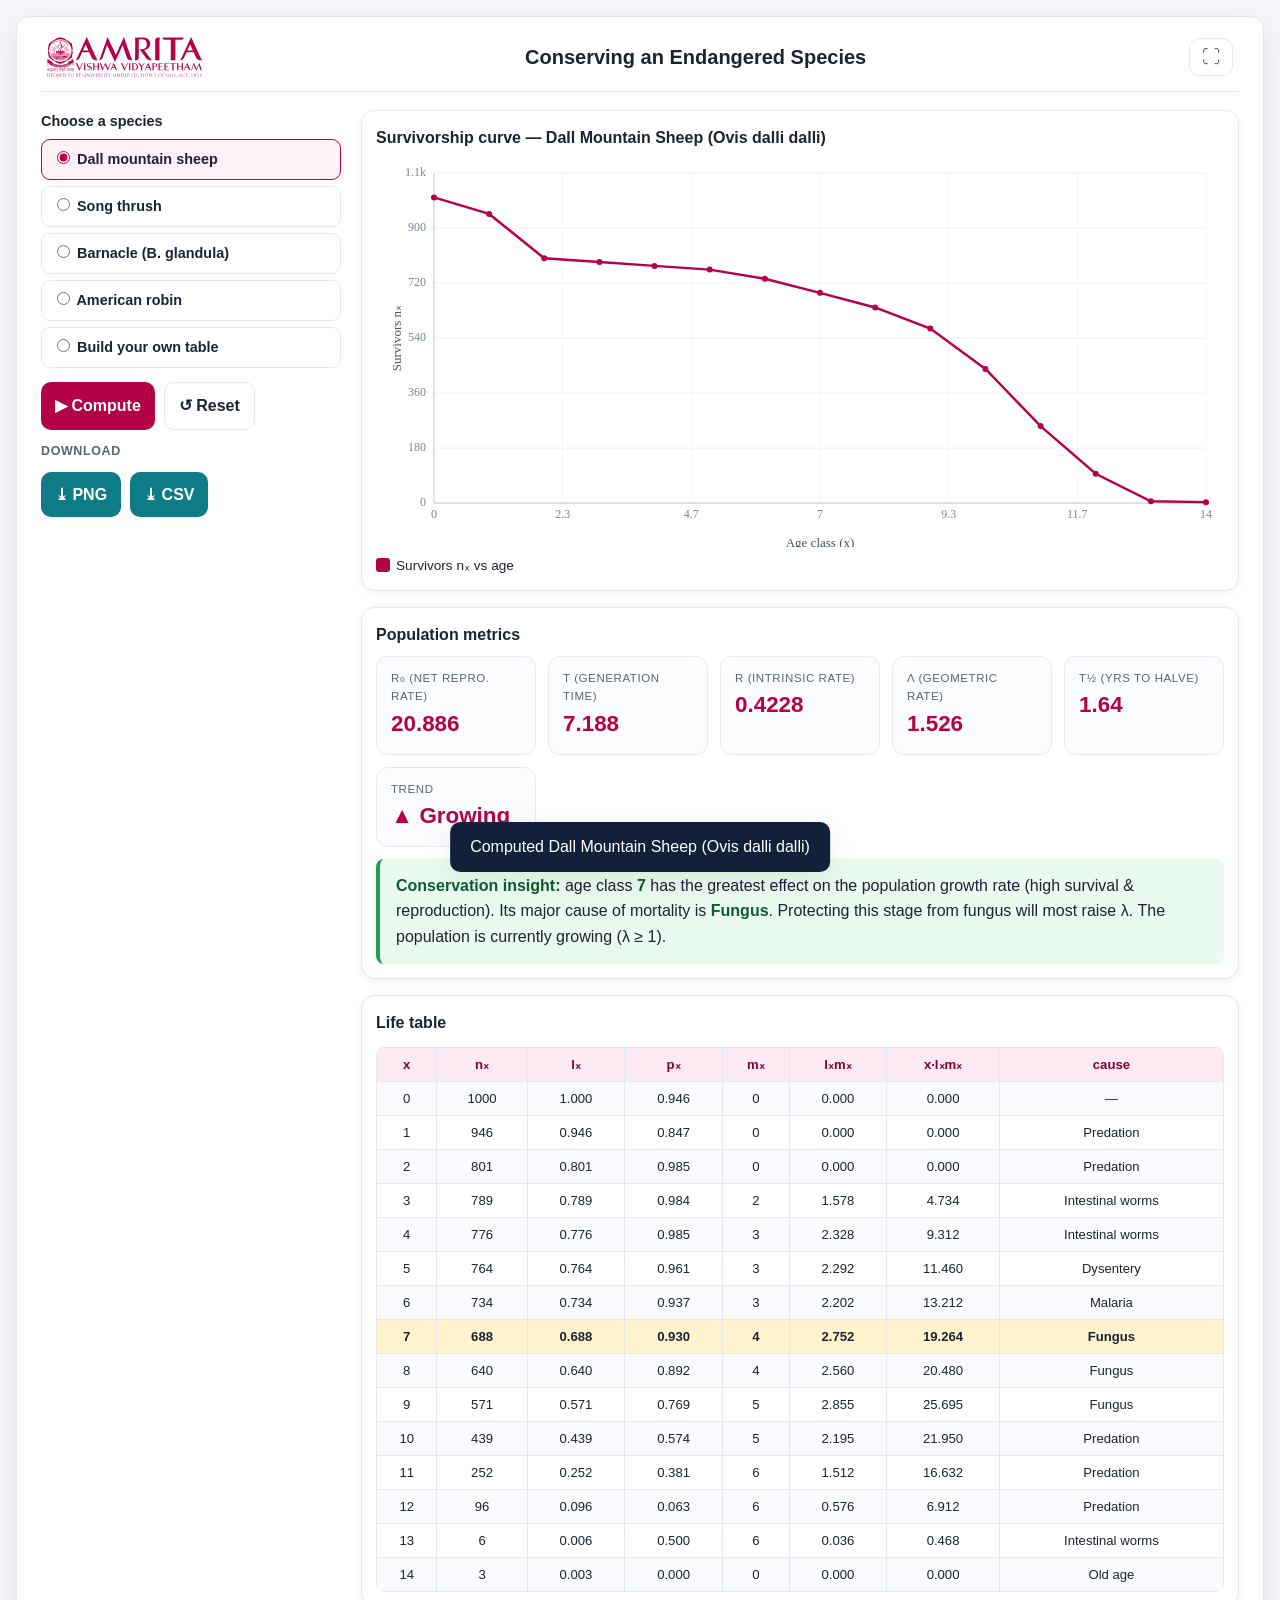
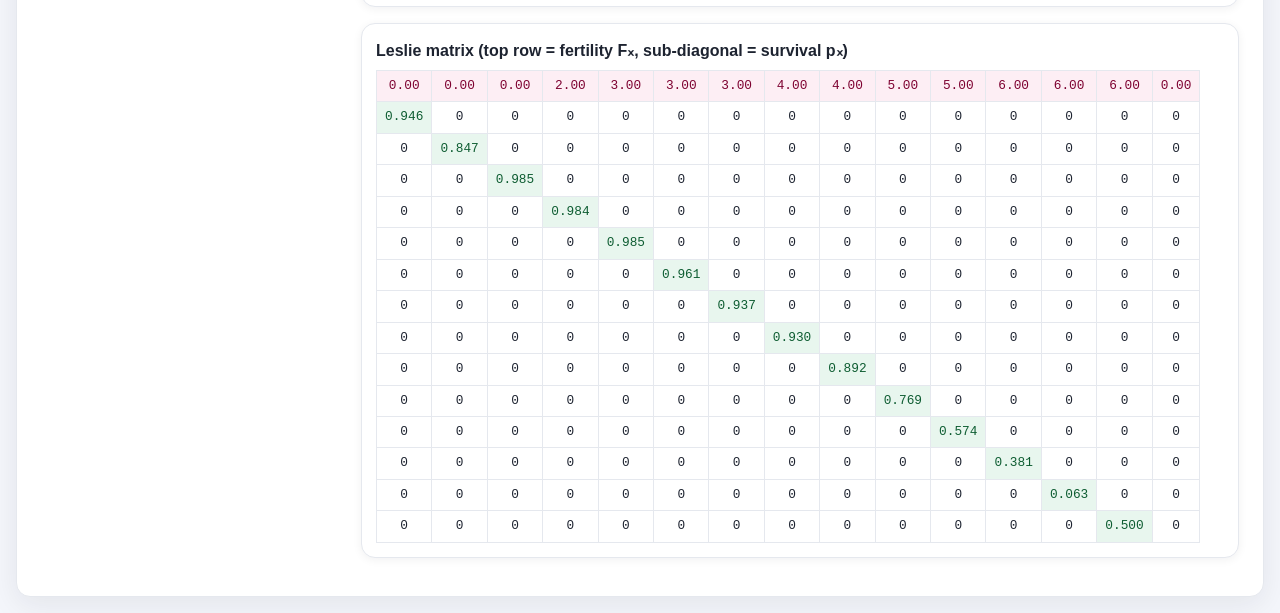
<file: simulation/index.html>
<!DOCTYPE html>
<html lang="en">
<head>
<meta charset="UTF-8">
<meta name="viewport" content="width=device-width, initial-scale=1.0, viewport-fit=cover">
<title>Conserving an Endangered Species — Simulation</title>
<link rel="stylesheet" href="./css/main.css">
</head>
<body>
<div class="card" id="simbox"><div class="simbar"><span class="simbar-logo" aria-hidden="true"><img src="images\logo.svg" alt="Amrita Vishwa Vidyapeetham"></span><h1 class="simbar-title">Conserving an Endangered Species</h1><button class="fs-btn" id="fsBtn" onclick="toggleFS()" title="Toggle full screen" aria-label="Toggle full screen">⛶</button></div>
      <div class="sim">
        <div class="controls">
          <div class="field"><label>Choose a species</label>
            <label class="spopt sel"><input type="radio" name="sp" value="dall" checked onchange="selSpecies(this)"> Dall mountain sheep</label>
            <label class="spopt"><input type="radio" name="sp" value="thrush" onchange="selSpecies(this)"> Song thrush</label>
            <label class="spopt"><input type="radio" name="sp" value="glandula" onchange="selSpecies(this)"> Barnacle (B. glandula)</label>
            <label class="spopt"><input type="radio" name="sp" value="robin" onchange="selSpecies(this)"> American robin</label>
            <label class="spopt"><input type="radio" name="sp" value="user" onchange="selSpecies(this)"> Build your own table</label>
          </div>
          <div id="userEditor" style="display:none">
            <label style="font-weight:600;font-size:.85rem">Custom life table</label>
            <div class="tbl-scroll"><table class="data" id="userTable"><thead><tr><th>x</th><th>nₓ</th><th>mₓ</th><th>cause</th><th></th></tr></thead><tbody></tbody></table></div>
            <div class="btnrow"><button class="btn btn-ghost btn-sm" onclick="addRow()">＋ Row</button></div>
          </div>
          <div class="btnrow">
            <button class="btn btn-primary" onclick="compute()">▶ Compute</button>
            <button class="btn btn-ghost" onclick="resetSim()">↺ Reset</button>
          </div>
          <div class="dl-label">Download</div>
<div class="btnrow">
            <button class="btn btn-accent" onclick="downloadPNG()">⤓ PNG</button>
            <button class="btn btn-accent" onclick="downloadCSV()">⤓ CSV</button>
          </div>
        </div>

        <div>
          <div class="plotwrap">
            <div class="plot-title" id="spTitle">Survivorship curve</div>
            <canvas class="chart" id="chart" width="720" height="360"></canvas>
            <div class="legend" id="legend"></div>
          </div>
          <div class="plotwrap">
            <div class="plot-title">Population metrics</div>
            <div class="metrics" id="metrics"></div>
            <div class="insight" id="insight" style="display:none"></div>
          </div>
          <div class="plotwrap">
            <div class="plot-title">Life table</div>
            <div class="tbl-scroll" id="lifeTable"></div>
          </div>
          <div class="plotwrap">
            <div class="plot-title">Leslie matrix (top row = fertility Fₓ, sub-diagonal = survival pₓ)</div>
            <div class="matrix" id="leslie"></div>
          </div>
        </div>
      </div>
    </div>
<div class="toast" id="toast"></div>
<script src="./js/main.js"></script>
<script src="../assets/js/iframeResize.js"></script>
        
        </body>
</html>
</file>
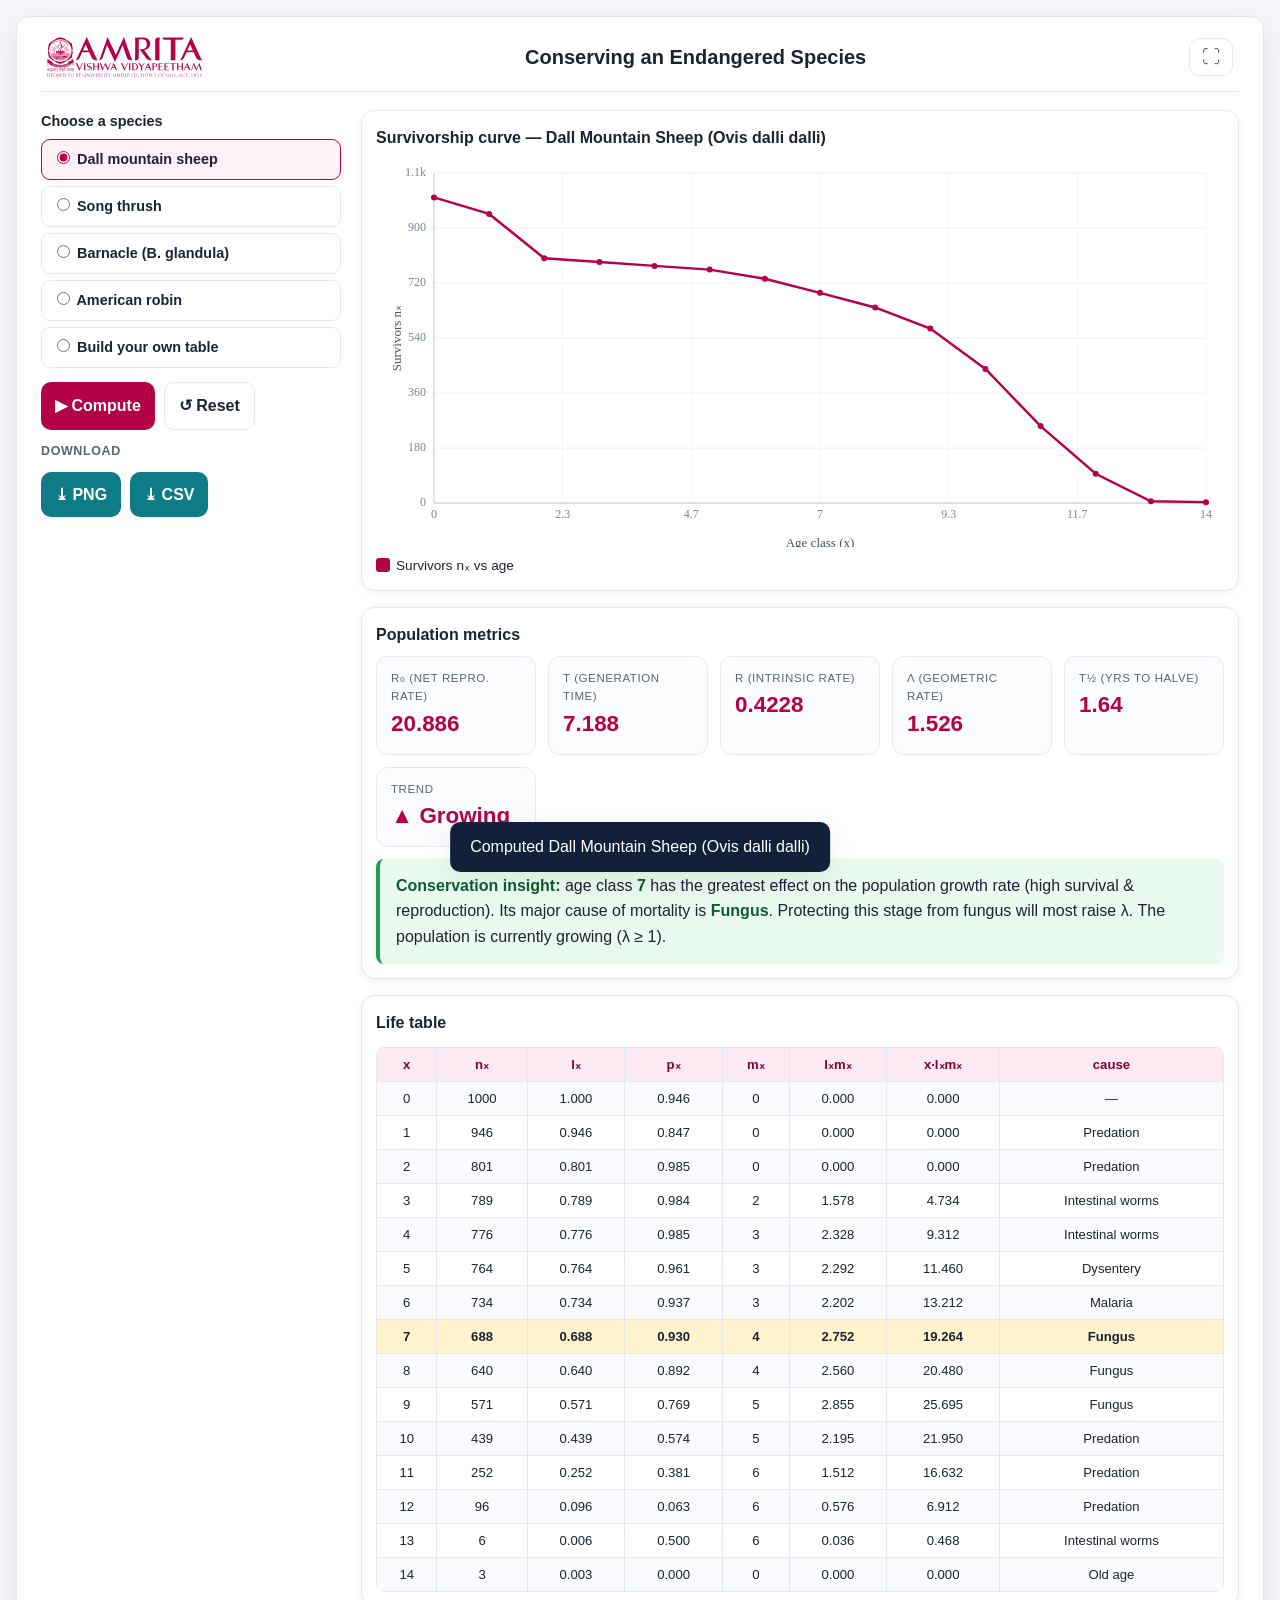
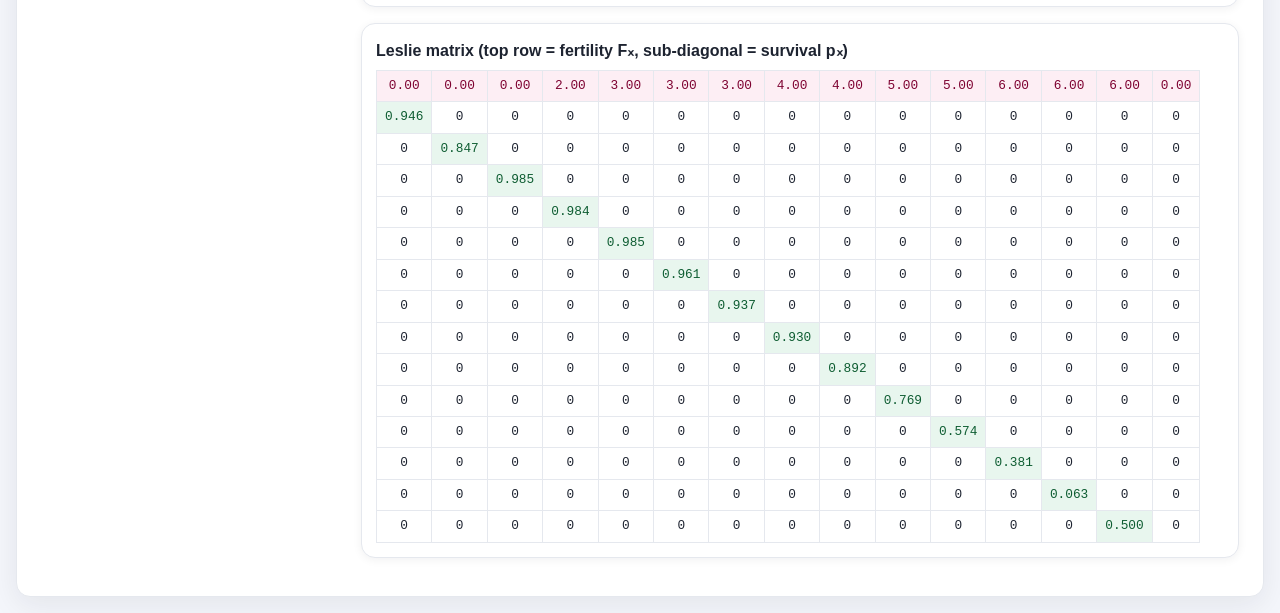
<file: experiment/simulation/index.html>
<!DOCTYPE html>
<html lang="en">
<head>
<meta charset="UTF-8">
<meta name="viewport" content="width=device-width, initial-scale=1.0, viewport-fit=cover">
<title>Conserving an Endangered Species — Simulation</title>
<link rel="stylesheet" href="./css/main.css">
</head>
<body>
<div class="card" id="simbox"><div class="simbar"><span class="simbar-logo" aria-hidden="true"><img src="images\logo.svg" alt="Amrita Vishwa Vidyapeetham"></span><h1 class="simbar-title">Conserving an Endangered Species</h1><button class="fs-btn" id="fsBtn" onclick="toggleFS()" title="Toggle full screen" aria-label="Toggle full screen">⛶</button></div>
      <div class="sim">
        <div class="controls">
          <div class="field"><label>Choose a species</label>
            <label class="spopt sel"><input type="radio" name="sp" value="dall" checked onchange="selSpecies(this)"> Dall mountain sheep</label>
            <label class="spopt"><input type="radio" name="sp" value="thrush" onchange="selSpecies(this)"> Song thrush</label>
            <label class="spopt"><input type="radio" name="sp" value="glandula" onchange="selSpecies(this)"> Barnacle (B. glandula)</label>
            <label class="spopt"><input type="radio" name="sp" value="robin" onchange="selSpecies(this)"> American robin</label>
            <label class="spopt"><input type="radio" name="sp" value="user" onchange="selSpecies(this)"> Build your own table</label>
          </div>
          <div id="userEditor" style="display:none">
            <label style="font-weight:600;font-size:.85rem">Custom life table</label>
            <div class="tbl-scroll"><table class="data" id="userTable"><thead><tr><th>x</th><th>nₓ</th><th>mₓ</th><th>cause</th><th></th></tr></thead><tbody></tbody></table></div>
            <div class="btnrow"><button class="btn btn-ghost btn-sm" onclick="addRow()">＋ Row</button></div>
          </div>
          <div class="btnrow">
            <button class="btn btn-primary" onclick="compute()">▶ Compute</button>
            <button class="btn btn-ghost" onclick="resetSim()">↺ Reset</button>
          </div>
          <div class="dl-label">Download</div>
<div class="btnrow">
            <button class="btn btn-accent" onclick="downloadPNG()">⤓ PNG</button>
            <button class="btn btn-accent" onclick="downloadCSV()">⤓ CSV</button>
          </div>
        </div>

        <div>
          <div class="plotwrap">
            <div class="plot-title" id="spTitle">Survivorship curve</div>
            <canvas class="chart" id="chart" width="720" height="360"></canvas>
            <div class="legend" id="legend"></div>
          </div>
          <div class="plotwrap">
            <div class="plot-title">Population metrics</div>
            <div class="metrics" id="metrics"></div>
            <div class="insight" id="insight" style="display:none"></div>
          </div>
          <div class="plotwrap">
            <div class="plot-title">Life table</div>
            <div class="tbl-scroll" id="lifeTable"></div>
          </div>
          <div class="plotwrap">
            <div class="plot-title">Leslie matrix (top row = fertility Fₓ, sub-diagonal = survival pₓ)</div>
            <div class="matrix" id="leslie"></div>
          </div>
        </div>
      </div>
    </div>
<div class="toast" id="toast"></div>
<script src="./js/main.js"></script>
</body>
</html>
</file>
<file: simulation/css/main.css>
:root{--amrita:#b50246;--amrita-dark:#7d0130;--ink:#1d2330;--muted:#5b6472;--line:#e5e8ee;--bg:#f4f6fb;--card:#fff;--accent:#0e7c86;--good:#1f9d55;--bad:#d64545;--radius:14px;--shadow:0 8px 30px rgba(20,25,40,.08);--shadow-sm:0 2px 10px rgba(20,25,40,.06)}
*{box-sizing:border-box}
html{scroll-behavior:smooth}
body{margin:0;font-family:"Segoe UI",Roboto,-apple-system,Helvetica,Arial,sans-serif;background:var(--bg);color:var(--ink);line-height:1.6}
a{color:var(--amrita)}
h1,h2,h3{line-height:1.25}
main{max-width:1180px;margin:0 auto;padding:22px 18px 60px}
@keyframes fade{from{opacity:0;transform:translateY(6px)}to{opacity:1;transform:none}}
.card{background:var(--card);border:1px solid var(--line);border-radius:var(--radius);box-shadow:var(--shadow);padding:22px 24px;margin-bottom:20px}
.card h2{margin-top:0;font-size:1.4rem;display:flex;align-items:center;gap:10px}
.sim{display:grid;grid-template-columns:300px 1fr;gap:20px;align-items:start}
@media(max-width:900px){.sim{grid-template-columns:1fr}}
.controls .field{margin-bottom:14px}
.controls label{font-weight:600;font-size:.9rem;display:block;margin-bottom:6px}
.spopt{display:flex;align-items:center;gap:8px;padding:8px 10px;border:1px solid var(--line);border-radius:9px;margin:6px 0;cursor:pointer;font-size:.9rem}
.spopt:hover{border-color:var(--amrita)}
.spopt input{accent-color:var(--amrita)}
.spopt.sel{border-color:var(--amrita);background:#fdf1f6}
.btnrow{display:flex;flex-wrap:wrap;gap:9px;margin-top:10px}
.btn{border:0;font:inherit;font-weight:700;cursor:pointer;padding:10px 14px;border-radius:10px;transition:.15s;display:inline-flex;align-items:center;gap:6px}
.btn:active{transform:translateY(1px)}
.btn-primary{background:var(--amrita);color:#fff}
.btn-primary:hover{background:var(--amrita-dark)}
.btn-ghost{background:#fff;color:var(--ink);border:1px solid var(--line)}
.btn-ghost:hover{border-color:var(--amrita);color:var(--amrita)}
.btn-accent{background:var(--accent);color:#fff}
.btn-accent:hover{filter:brightness(.92)}
.btn-sm{padding:6px 10px;font-size:.8rem}
.plotwrap{background:#fff;border:1px solid var(--line);border-radius:var(--radius);box-shadow:var(--shadow-sm);padding:14px;margin-bottom:16px}
.plot-title{font-weight:700;margin-bottom:6px}
canvas.chart{width:100%;height:auto;display:block;touch-action:none}
.legend{display:flex;gap:16px;flex-wrap:wrap;font-size:.85rem;margin-top:8px}
.legend span{display:inline-flex;align-items:center;gap:6px}
.legend i{width:14px;height:14px;border-radius:3px}
table.data{width:100%;border-collapse:collapse;font-size:.82rem;margin-top:6px;overflow:hidden;border-radius:8px}
table.data th,table.data td{border:1px solid var(--line);padding:6px 7px;text-align:center;white-space:nowrap}
table.data th{background:#fbeaf1;color:var(--amrita-dark);position:sticky;top:0}
table.data tr:nth-child(even) td{background:#fafbfe}
table.data tr.hot td{background:#fff3cd;font-weight:700}
.tbl-scroll{overflow-x:auto}
.metrics{display:grid;grid-template-columns:repeat(auto-fit,minmax(140px,1fr));gap:12px;margin-top:8px}
.metric{background:#fbfcfe;border:1px solid var(--line);border-radius:12px;padding:12px 14px}
.metric .k{font-size:.72rem;color:var(--muted);text-transform:uppercase;letter-spacing:.05em}
.metric .v{font-size:1.4rem;font-weight:800;color:var(--amrita)}
.matrix{font-family:Consolas,monospace;font-size:.8rem;overflow-x:auto}
.matrix table{border-collapse:collapse}
.matrix td{border:1px solid var(--line);padding:5px 8px;text-align:center;min-width:44px}
.matrix td.diag{background:#e8f6ee;color:#0d5c31}
.matrix td.fert{background:#fdeef4;color:var(--amrita-dark)}
.insight{border-left:4px solid var(--good);background:#eafaf0;padding:14px 16px;border-radius:8px;margin-top:12px}
.insight b{color:#0d5c31}
#userTable input{width:70px;padding:5px;border:1px solid var(--line);border-radius:6px;font:inherit}
#userTable input.wide{width:150px}
.toast{position:fixed;left:50%;bottom:28px;transform:translateX(-50%) translateY(20px);background:#12203a;color:#fff;padding:12px 20px;border-radius:10px;box-shadow:var(--shadow);opacity:0;pointer-events:none;transition:.3s;z-index:200}
.toast.show{opacity:1;transform:translateX(-50%) translateY(0)}
html,body{overflow-x:hidden;max-width:100vw}
body{background:var(--bg);padding:16px}
.card,.plotwrap,.sim,.controls,.metrics{min-width:0}
.sim>*{min-width:0}
.tbl-scroll,.matrix{max-width:100%}
.plot-title,.simbar-title{overflow-wrap:anywhere}
canvas{max-width:100%}
.simbar{display:flex;align-items:center;gap:14px;padding:2px 6px 14px;border-bottom:1px solid var(--line);margin:-4px 0 18px}
.simbar-logo img{height:40px;width:auto;display:block}
.simbar-title{flex:1;min-width:0;text-align:center;margin:0;font-size:1.25rem;font-weight:800;color:var(--ink);line-height:1.2}
.fs-btn{display:none;flex:0 0 auto;border:1px solid var(--line);background:#fff;color:var(--muted);cursor:pointer;font-size:1.15rem;line-height:1;padding:9px 12px;border-radius:10px;transition:.15s}
.fs-btn:hover{border-color:var(--amrita);color:var(--amrita)}
@media(min-width:1024px){.fs-btn{display:inline-flex}}
#simbox{max-width:1320px;margin:0 auto}
#simbox:fullscreen{max-width:none;width:100vw;height:100vh;overflow:auto;border-radius:0;padding:22px 28px;background:#fff}
#simbox:-webkit-full-screen{max-width:none;width:100vw;height:100vh;overflow:auto;border-radius:0;padding:22px 28px;background:#fff}
@media(max-width:640px){body{padding:10px}
.card{padding:16px 15px}}
@media(max-width:430px){.simbar-title{font-size:1rem}
.simbar-logo img{height:30px}
.simbar{gap:9px}}
@media(max-width:340px){.simbar-title{font-size:.9rem}}
.dl-label{font-weight:700;font-size:.78rem;color:var(--muted);text-transform:uppercase;letter-spacing:.05em;margin:12px 0 2px}
</file>
<file: experiment/simulation/css/main.css>
:root{--amrita:#b50246;--amrita-dark:#7d0130;--ink:#1d2330;--muted:#5b6472;--line:#e5e8ee;--bg:#f4f6fb;--card:#fff;--accent:#0e7c86;--good:#1f9d55;--bad:#d64545;--radius:14px;--shadow:0 8px 30px rgba(20,25,40,.08);--shadow-sm:0 2px 10px rgba(20,25,40,.06)}
*{box-sizing:border-box}
html{scroll-behavior:smooth}
body{margin:0;font-family:"Segoe UI",Roboto,-apple-system,Helvetica,Arial,sans-serif;background:var(--bg);color:var(--ink);line-height:1.6}
a{color:var(--amrita)}
h1,h2,h3{line-height:1.25}
main{max-width:1180px;margin:0 auto;padding:22px 18px 60px}
@keyframes fade{from{opacity:0;transform:translateY(6px)}to{opacity:1;transform:none}}
.card{background:var(--card);border:1px solid var(--line);border-radius:var(--radius);box-shadow:var(--shadow);padding:22px 24px;margin-bottom:20px}
.card h2{margin-top:0;font-size:1.4rem;display:flex;align-items:center;gap:10px}
.sim{display:grid;grid-template-columns:300px 1fr;gap:20px;align-items:start}
@media(max-width:900px){.sim{grid-template-columns:1fr}}
.controls .field{margin-bottom:14px}
.controls label{font-weight:600;font-size:.9rem;display:block;margin-bottom:6px}
.spopt{display:flex;align-items:center;gap:8px;padding:8px 10px;border:1px solid var(--line);border-radius:9px;margin:6px 0;cursor:pointer;font-size:.9rem}
.spopt:hover{border-color:var(--amrita)}
.spopt input{accent-color:var(--amrita)}
.spopt.sel{border-color:var(--amrita);background:#fdf1f6}
.btnrow{display:flex;flex-wrap:wrap;gap:9px;margin-top:10px}
.btn{border:0;font:inherit;font-weight:700;cursor:pointer;padding:10px 14px;border-radius:10px;transition:.15s;display:inline-flex;align-items:center;gap:6px}
.btn:active{transform:translateY(1px)}
.btn-primary{background:var(--amrita);color:#fff}
.btn-primary:hover{background:var(--amrita-dark)}
.btn-ghost{background:#fff;color:var(--ink);border:1px solid var(--line)}
.btn-ghost:hover{border-color:var(--amrita);color:var(--amrita)}
.btn-accent{background:var(--accent);color:#fff}
.btn-accent:hover{filter:brightness(.92)}
.btn-sm{padding:6px 10px;font-size:.8rem}
.plotwrap{background:#fff;border:1px solid var(--line);border-radius:var(--radius);box-shadow:var(--shadow-sm);padding:14px;margin-bottom:16px}
.plot-title{font-weight:700;margin-bottom:6px}
canvas.chart{width:100%;height:auto;display:block;touch-action:none}
.legend{display:flex;gap:16px;flex-wrap:wrap;font-size:.85rem;margin-top:8px}
.legend span{display:inline-flex;align-items:center;gap:6px}
.legend i{width:14px;height:14px;border-radius:3px}
table.data{width:100%;border-collapse:collapse;font-size:.82rem;margin-top:6px;overflow:hidden;border-radius:8px}
table.data th,table.data td{border:1px solid var(--line);padding:6px 7px;text-align:center;white-space:nowrap}
table.data th{background:#fbeaf1;color:var(--amrita-dark);position:sticky;top:0}
table.data tr:nth-child(even) td{background:#fafbfe}
table.data tr.hot td{background:#fff3cd;font-weight:700}
.tbl-scroll{overflow-x:auto}
.metrics{display:grid;grid-template-columns:repeat(auto-fit,minmax(140px,1fr));gap:12px;margin-top:8px}
.metric{background:#fbfcfe;border:1px solid var(--line);border-radius:12px;padding:12px 14px}
.metric .k{font-size:.72rem;color:var(--muted);text-transform:uppercase;letter-spacing:.05em}
.metric .v{font-size:1.4rem;font-weight:800;color:var(--amrita)}
.matrix{font-family:Consolas,monospace;font-size:.8rem;overflow-x:auto}
.matrix table{border-collapse:collapse}
.matrix td{border:1px solid var(--line);padding:5px 8px;text-align:center;min-width:44px}
.matrix td.diag{background:#e8f6ee;color:#0d5c31}
.matrix td.fert{background:#fdeef4;color:var(--amrita-dark)}
.insight{border-left:4px solid var(--good);background:#eafaf0;padding:14px 16px;border-radius:8px;margin-top:12px}
.insight b{color:#0d5c31}
#userTable input{width:70px;padding:5px;border:1px solid var(--line);border-radius:6px;font:inherit}
#userTable input.wide{width:150px}
.toast{position:fixed;left:50%;bottom:28px;transform:translateX(-50%) translateY(20px);background:#12203a;color:#fff;padding:12px 20px;border-radius:10px;box-shadow:var(--shadow);opacity:0;pointer-events:none;transition:.3s;z-index:200}
.toast.show{opacity:1;transform:translateX(-50%) translateY(0)}
html,body{overflow-x:hidden;max-width:100vw}
body{background:var(--bg);padding:16px}
.card,.plotwrap,.sim,.controls,.metrics{min-width:0}
.sim>*{min-width:0}
.tbl-scroll,.matrix{max-width:100%}
.plot-title,.simbar-title{overflow-wrap:anywhere}
canvas{max-width:100%}
.simbar{display:flex;align-items:center;gap:14px;padding:2px 6px 14px;border-bottom:1px solid var(--line);margin:-4px 0 18px}
.simbar-logo img{height:40px;width:auto;display:block}
.simbar-title{flex:1;min-width:0;text-align:center;margin:0;font-size:1.25rem;font-weight:800;color:var(--ink);line-height:1.2}
.fs-btn{display:none;flex:0 0 auto;border:1px solid var(--line);background:#fff;color:var(--muted);cursor:pointer;font-size:1.15rem;line-height:1;padding:9px 12px;border-radius:10px;transition:.15s}
.fs-btn:hover{border-color:var(--amrita);color:var(--amrita)}
@media(min-width:1024px){.fs-btn{display:inline-flex}}
#simbox{max-width:1320px;margin:0 auto}
#simbox:fullscreen{max-width:none;width:100vw;height:100vh;overflow:auto;border-radius:0;padding:22px 28px;background:#fff}
#simbox:-webkit-full-screen{max-width:none;width:100vw;height:100vh;overflow:auto;border-radius:0;padding:22px 28px;background:#fff}
@media(max-width:640px){body{padding:10px}
.card{padding:16px 15px}}
@media(max-width:430px){.simbar-title{font-size:1rem}
.simbar-logo img{height:30px}
.simbar{gap:9px}}
@media(max-width:340px){.simbar-title{font-size:.9rem}}
.dl-label{font-weight:700;font-size:.78rem;color:var(--muted);text-transform:uppercase;letter-spacing:.05em;margin:12px 0 2px}
</file>
